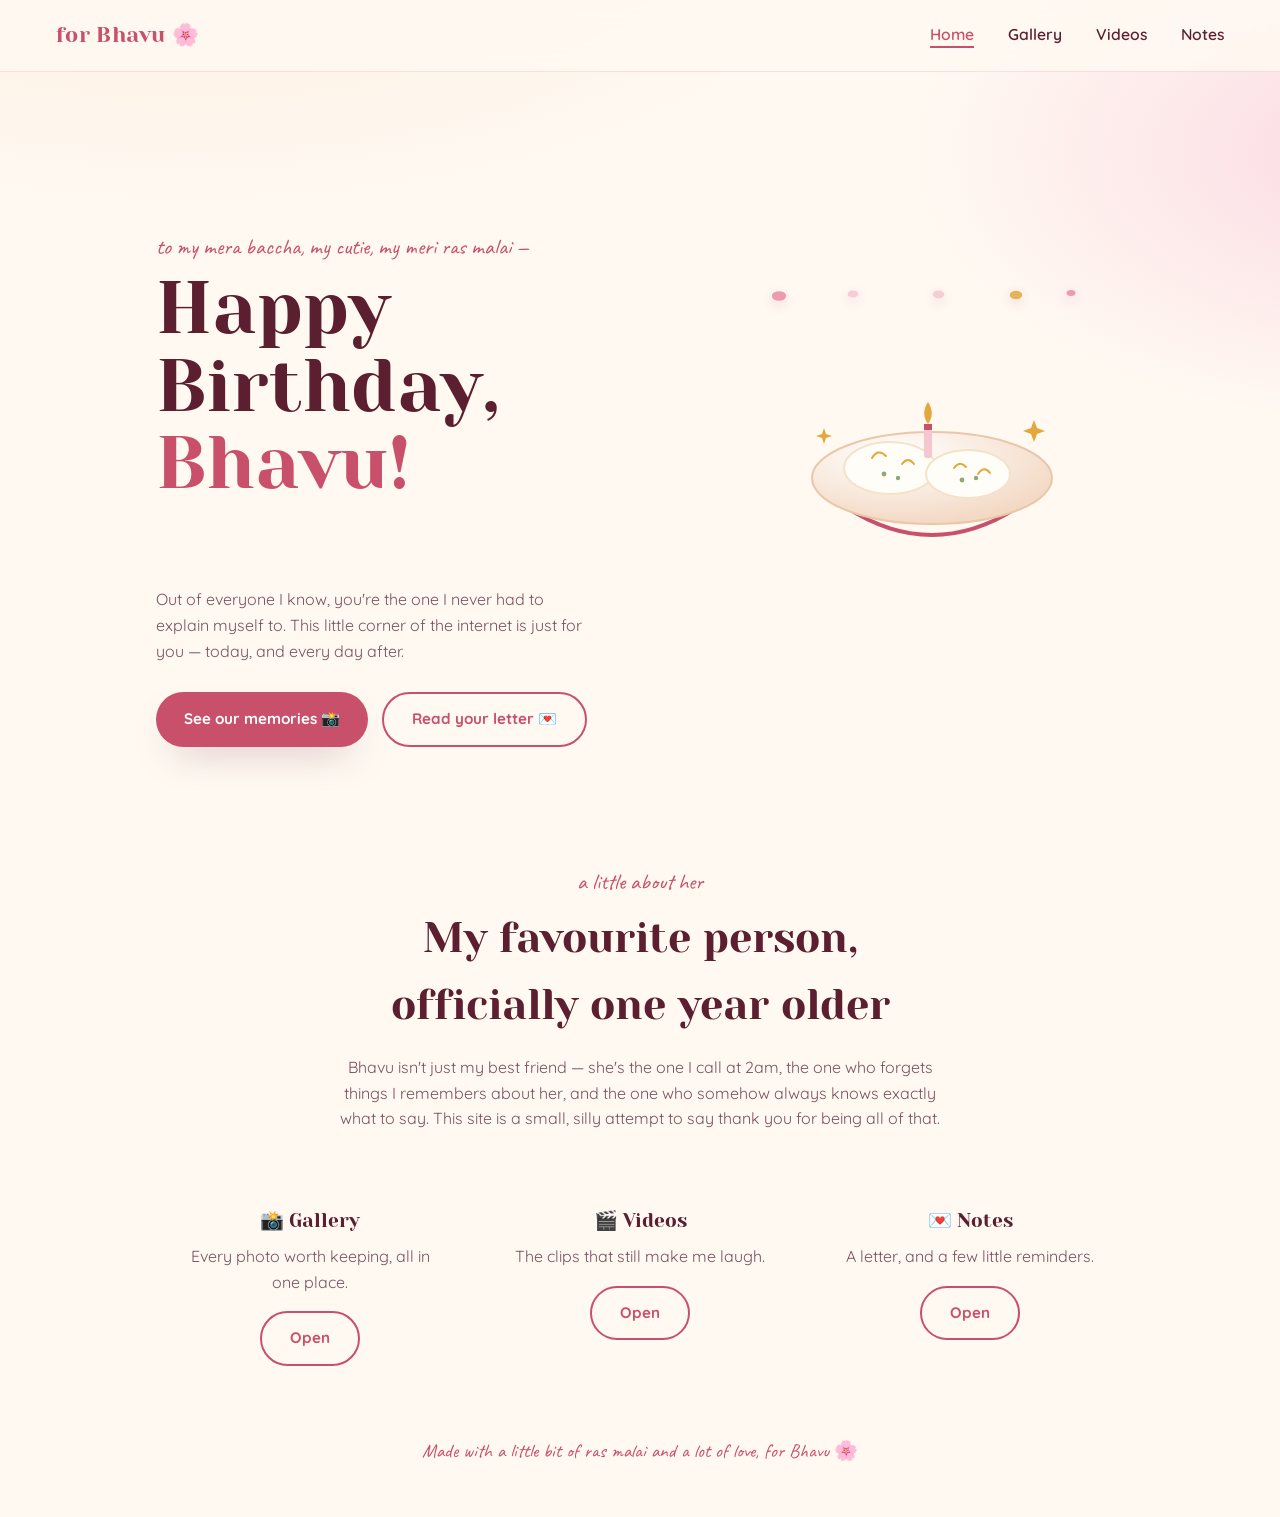
<file: index.html>
<!DOCTYPE html>
<html lang="en">
<head>
<meta charset="UTF-8">
<meta name="viewport" content="width=device-width, initial-scale=1.0">
<title>Happy Birthday, Bhavu 🌸</title>
<link rel="stylesheet" href="style.css">
</head>
<body>

<nav class="site-nav">
  <a href="index.html" class="brand">for Bhavu 🌸</a>
  <ul class="nav-links">
    <li><a href="index.html" class="active">Home</a></li>
    <li><a href="gallery.html">Gallery</a></li>
    <li><a href="videos.html">Videos</a></li>
    <li><a href="notes.html">Notes</a></li>
  </ul>
</nav>

<header class="hero">
  <div class="wrap hero-grid">
    <div>
      <p class="eyebrow">to my mera baccha, my cutie, my meri ras malai —</p>
      <h1>Happy Birthday, <span>Bhavu!</span></h1>
      <p class="nicknames">
        <span class="word" style="animation-delay:0s">mera baccha</span>
        <span class="word" style="animation-delay:2s">cutie</span>
        <span class="word" style="animation-delay:4s">meri ras malai</span>
      </p>
      <p class="muted" style="max-width:44ch">
        Out of everyone I know, you're the one I never had to explain myself to.
        This little corner of the internet is just for you — today, and every day after.
      </p>
      <div class="hero-actions">
        <a href="gallery.html" class="btn">See our memories 📸</a>
        <a href="notes.html" class="btn ghost">Read your letter 💌</a>
      </div>
    </div>

    <div class="bowl-wrap">
      <!-- Signature illustration: a bowl of ras malai with a birthday candle -->
      <svg viewBox="0 0 320 320" width="320" height="320" role="img" aria-label="A bowl of ras malai with a birthday candle">
        <defs>
          <radialGradient id="bowlShine" cx="35%" cy="25%" r="75%">
            <stop offset="0%" stop-color="#ffffff"/>
            <stop offset="100%" stop-color="#F3D9C4"/>
          </radialGradient>
        </defs>

        <!-- bowl -->
        <path d="M40 150 Q160 260 280 150 L265 168 Q160 250 55 168 Z" fill="#C9506A"/>
        <ellipse cx="160" cy="150" rx="120" ry="46" fill="url(#bowlShine)" stroke="#E9C7A9" stroke-width="2"/>

        <!-- two ras malai discs -->
        <ellipse class="glow-pulse" cx="118" cy="140" rx="46" ry="26" fill="#FFFDF7" stroke="#F3E3C8" stroke-width="2"/>
        <ellipse class="glow-pulse" cx="196" cy="146" rx="42" ry="24" fill="#FFFDF7" stroke="#F3E3C8" stroke-width="2"/>

        <!-- saffron strands -->
        <path d="M100 130 q6 -10 14 -2" stroke="#E3A83B" stroke-width="2" fill="none" stroke-linecap="round"/>
        <path d="M130 136 q6 -8 12 0" stroke="#E3A83B" stroke-width="2" fill="none" stroke-linecap="round"/>
        <path d="M182 140 q6 -8 12 -1" stroke="#E3A83B" stroke-width="2" fill="none" stroke-linecap="round"/>
        <path d="M206 146 q6 -9 12 -1" stroke="#E3A83B" stroke-width="2" fill="none" stroke-linecap="round"/>

        <!-- pistachio bits -->
        <circle cx="112" cy="146" r="2.4" fill="#8FA876"/>
        <circle cx="126" cy="150" r="2.2" fill="#8FA876"/>
        <circle cx="190" cy="152" r="2.4" fill="#8FA876"/>
        <circle cx="204" cy="150" r="2.2" fill="#8FA876"/>

        <!-- birthday candle -->
        <rect x="152" y="96" width="8" height="34" rx="3" fill="#F6C6D0"/>
        <rect x="152" y="96" width="8" height="6" fill="#C9506A"/>
        <path class="flame" d="M156 96 C150 88 152 80 156 74 C160 80 162 88 156 96 Z" fill="#E3A83B"/>

        <!-- little sparkles -->
        <g fill="#E3A83B">
          <path d="M262 92 l3 8 8 3 -8 3 -3 8 -3-8 -8-3 8-3 z"/>
          <path d="M52 100 l2 6 6 2 -6 2 -2 6 -2-6 -6-2 6-2 z"/>
        </g>
      </svg>

      <!-- falling petals -->
      <svg class="petal" style="left:8%; width:16px; animation-duration:7s;" viewBox="0 0 20 20"><ellipse cx="10" cy="10" rx="9" ry="6" fill="#E98CA0"/></svg>
      <svg class="petal" style="left:28%; width:12px; animation-duration:9s; animation-delay:1s;" viewBox="0 0 20 20"><ellipse cx="10" cy="10" rx="9" ry="6" fill="#F6C6D0"/></svg>
      <svg class="petal" style="left:70%; width:14px; animation-duration:8s; animation-delay:2.5s;" viewBox="0 0 20 20"><ellipse cx="10" cy="10" rx="9" ry="6" fill="#E3A83B"/></svg>
      <svg class="petal" style="left:85%; width:10px; animation-duration:10s; animation-delay:0.5s;" viewBox="0 0 20 20"><ellipse cx="10" cy="10" rx="9" ry="6" fill="#E98CA0"/></svg>
      <svg class="petal" style="left:50%; width:13px; animation-duration:7.5s; animation-delay:3s;" viewBox="0 0 20 20"><ellipse cx="10" cy="10" rx="9" ry="6" fill="#F6C6D0"/></svg>
    </div>
  </div>
</header>

<section class="wrap">
  <div class="section-head">
    <p class="eyebrow">a little about her</p>
    <h2>My favourite person, officially one year older</h2>
    <p class="muted">
      Bhavu isn't just my best friend — she's the one I call at 2am, the one who
      forgets things I remembers about her, and the one who somehow always
      knows exactly what to say. This site is a small, silly attempt to say
      thank you for being all of that.
    </p>
  </div>

  <div class="grid" style="grid-template-columns: repeat(auto-fit, minmax(220px,1fr)); text-align:center;">
    <div class="card" style="padding:30px 20px; box-shadow:none; background:transparent;">
      <h3 style="font-size:1.2rem;">📸 Gallery</h3>
      <p class="muted">Every photo worth keeping, all in one place.</p>
      <a href="gallery.html" class="btn ghost">Open</a>
    </div>
    <div class="card" style="padding:30px 20px; box-shadow:none; background:transparent;">
      <h3 style="font-size:1.2rem;">🎬 Videos</h3>
      <p class="muted">The clips that still make me laugh.</p>
      <a href="videos.html" class="btn ghost">Open</a>
    </div>
    <div class="card" style="padding:30px 20px; box-shadow:none; background:transparent;">
      <h3 style="font-size:1.2rem;">💌 Notes</h3>
      <p class="muted">A letter, and a few little reminders.</p>
      <a href="notes.html" class="btn ghost">Open</a>
    </div>
  </div>
</section>

<footer>Made with a little bit of ras malai and a lot of love, for Bhavu 🌸</footer>

<script src="script.js"></script>
</body>
</html>
</file>
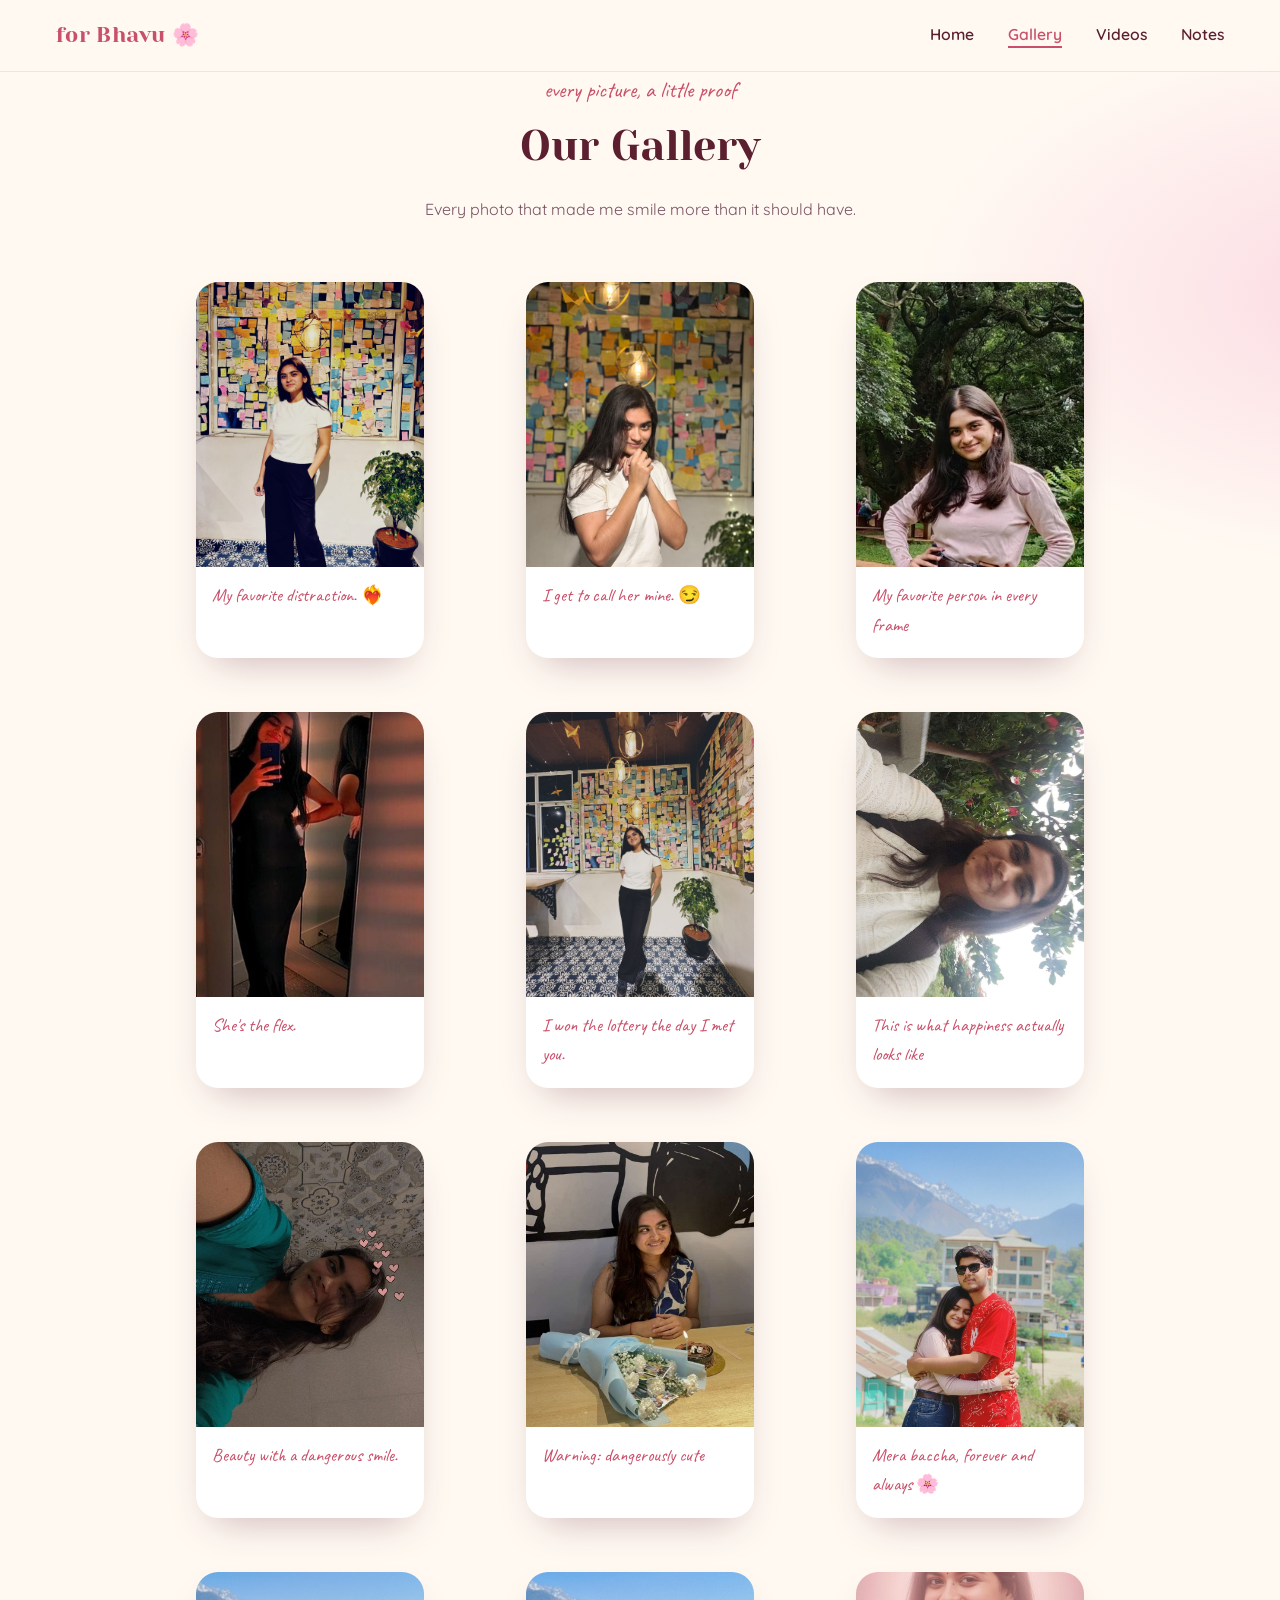
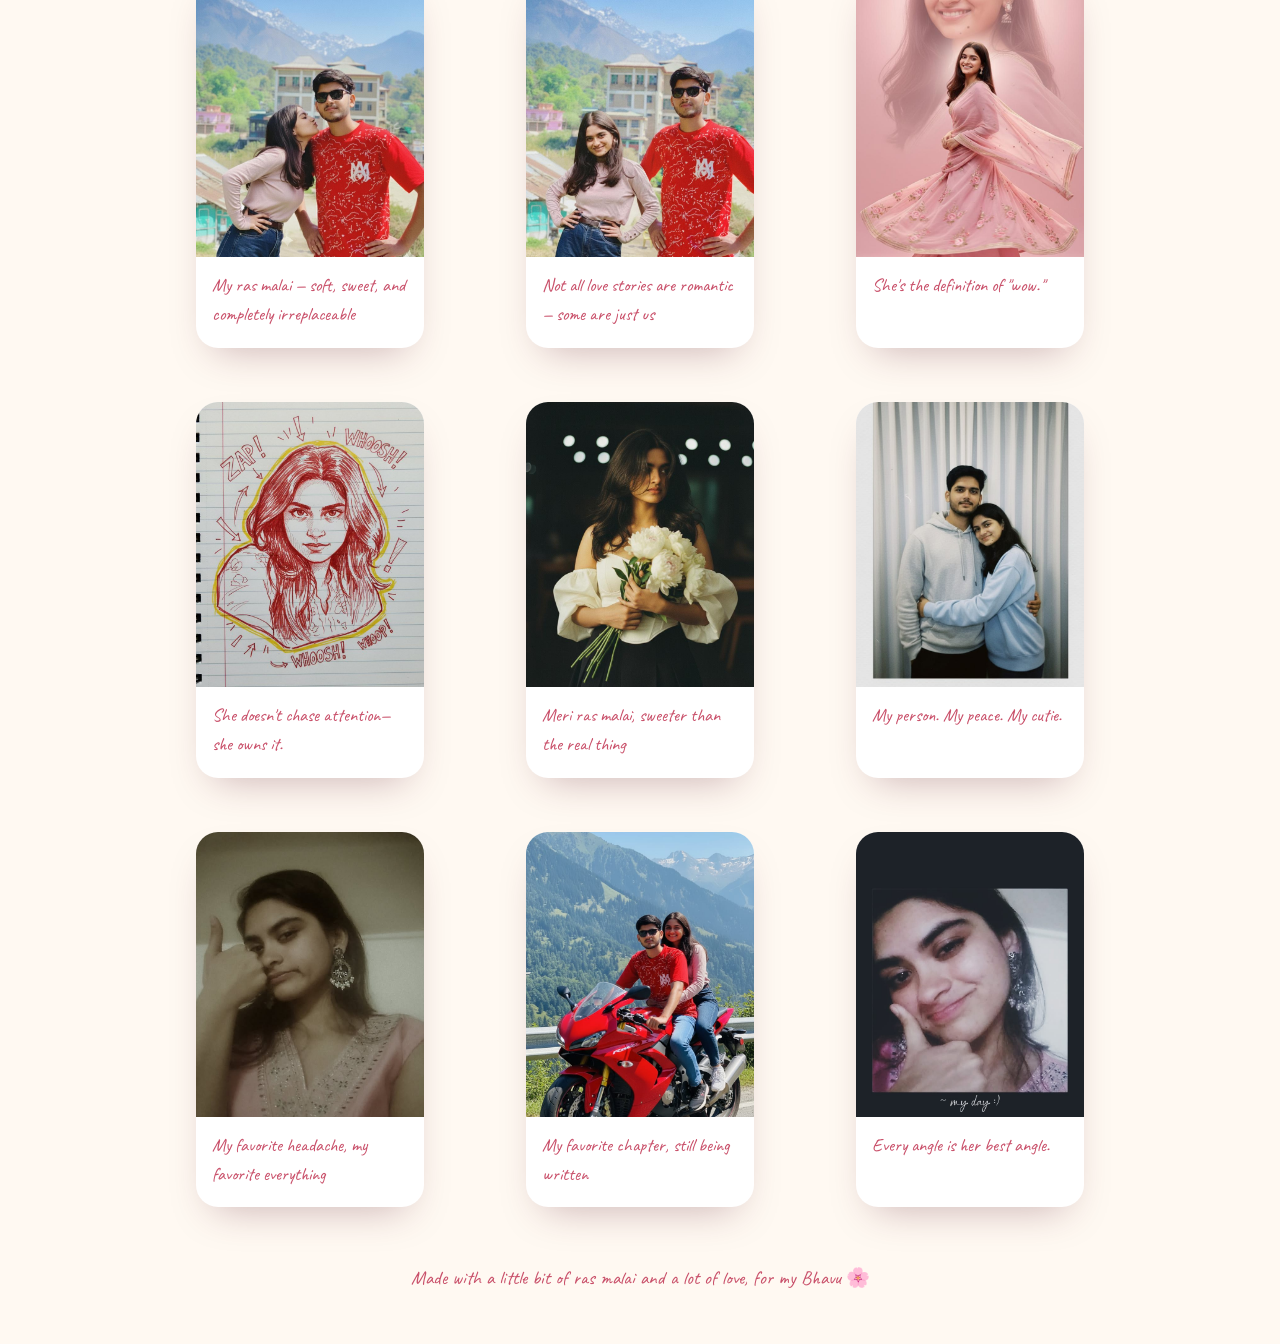
<file: gallery.html>
<!DOCTYPE html>
<html lang="en">
<head>
<meta charset="UTF-8">
<meta name="viewport" content="width=device-width, initial-scale=1.0">
<title>Gallery — for Bhavu</title>
<link rel="stylesheet" href="style.css">
</head>
<body>

<nav class="site-nav">
  <a href="index.html" class="brand">for Bhavu 🌸</a>
  <ul class="nav-links">
    <li><a href="index.html">Home</a></li>
    <li><a href="gallery.html" class="active">Gallery</a></li>
    <li><a href="videos.html">Videos</a></li>
    <li><a href="notes.html">Notes</a></li>
  </ul>
</nav>

<section class="wrap">
  <div class="section-head">
    <p class="eyebrow">every picture, a little proof</p>
    <h2>Our Gallery</h2>
    <p class="muted">Every photo that made me smile more than it should have.</p>
  </div>

  <div id="gallery-grid" class="grid"></div>

  <div id="gallery-empty" class="empty-state" style="display:none;">
    No photos added yet 🌸<br>
    Drop your images into the <code>/images</code> folder, then add them to the
    <code>PHOTOS</code> list at the top of <code>js/script.js</code>, like this:
    <br><br>
    <!-- <code>{ file: "Pic1.jpeg", caption: "That perfect evening" }</code> -->
  </div>
</section>

<footer>Made with a little bit of ras malai and a lot of love, for my Bhavu  🌸</footer>

<div class="lightbox" id="lightbox">
  <button class="lightbox-close" id="lightbox-close" aria-label="Close">&times;</button>
  <div id="lightbox-stage"></div>
</div>

<script src="script.js"></script>
</body>
</html>
</file>
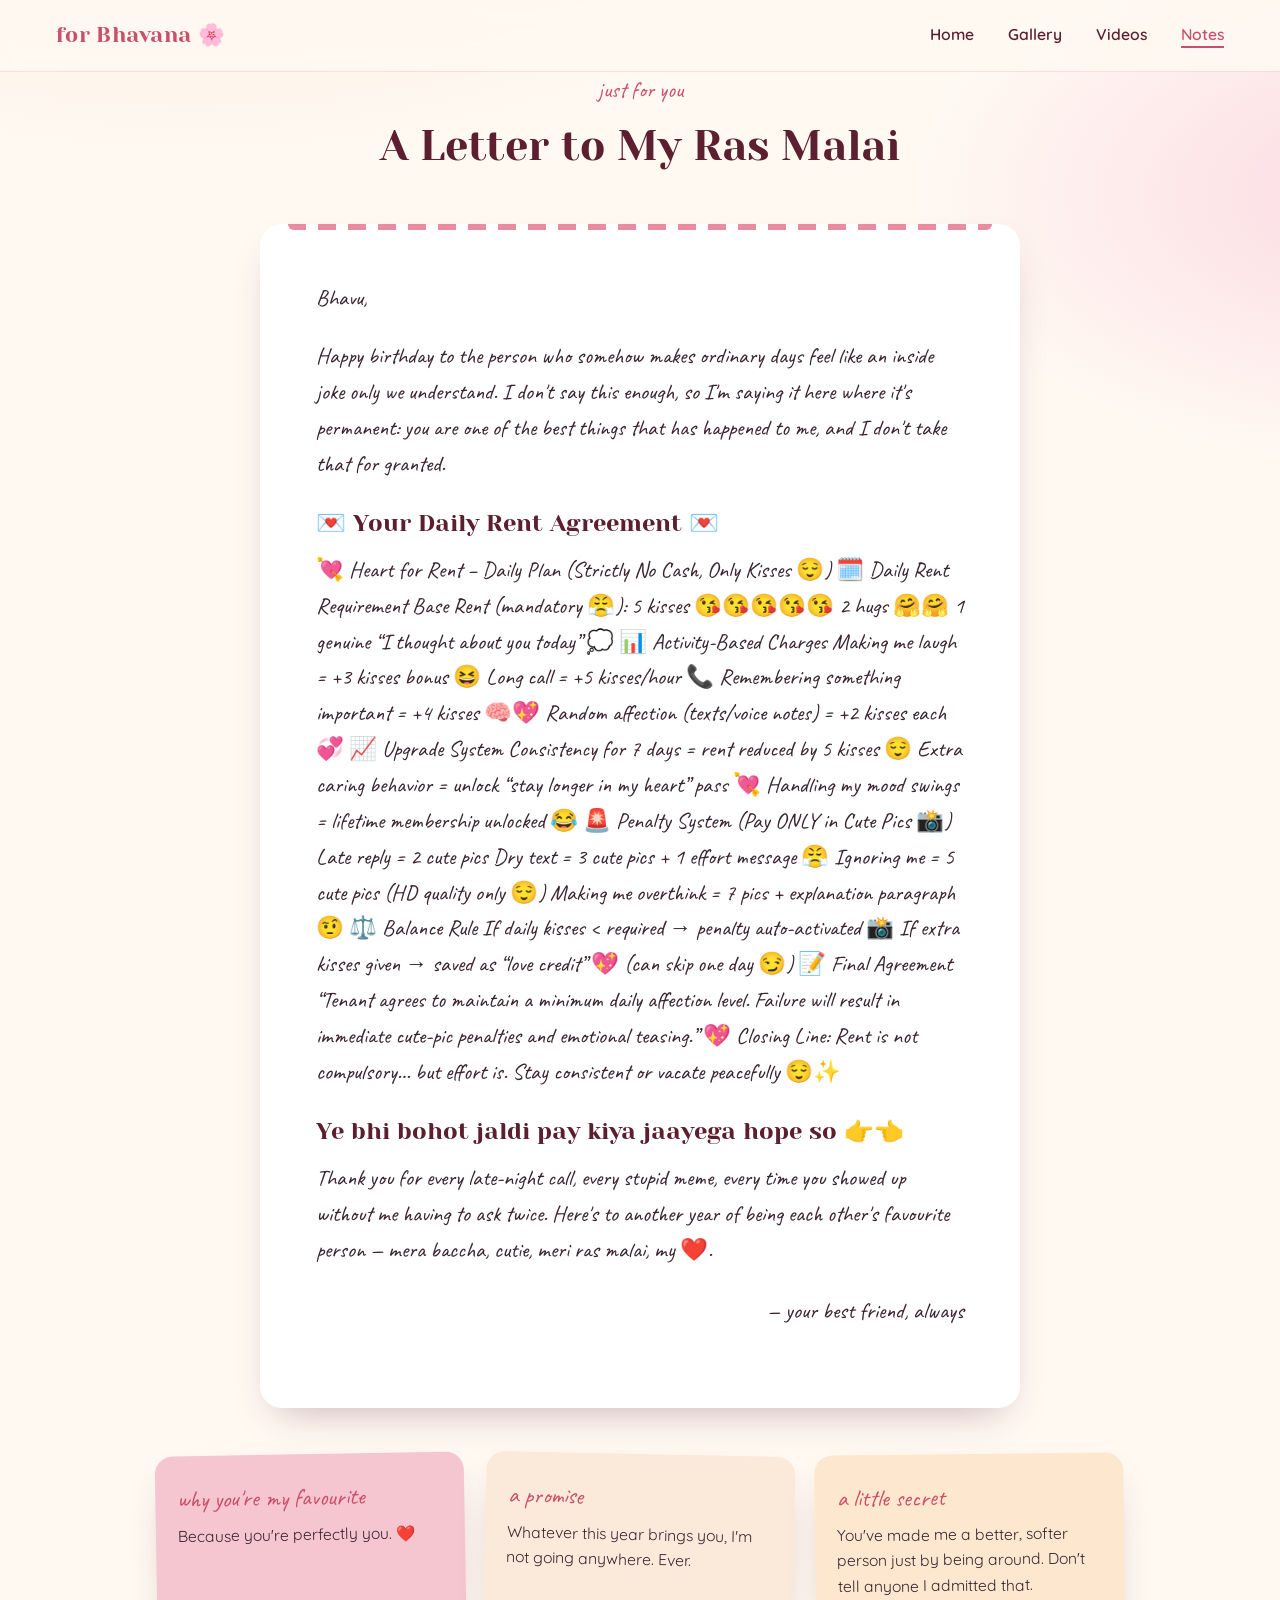
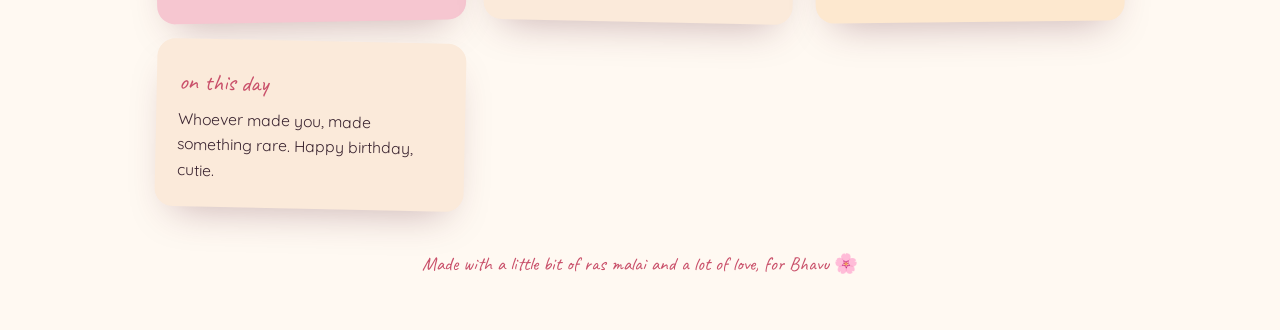
<file: notes.html>
<!DOCTYPE html>
<html lang="en">
<head>
<meta charset="UTF-8">
<meta name="viewport" content="width=device-width, initial-scale=1.0">
<title>Notes — for Bhavana</title>
<link rel="stylesheet" href="style.css">
</head>
<body>

<nav class="site-nav">
  <a href="index.html" class="brand">for Bhavana 🌸</a>
  <ul class="nav-links">
    <li><a href="index.html">Home</a></li>
    <li><a href="gallery.html">Gallery</a></li>
    <li><a href="videos.html">Videos</a></li>
    <li><a href="notes.html" class="active">Notes</a></li>
  </ul>
</nav>

<section class="wrap">
  <div class="section-head">
    <p class="eyebrow">just for you</p>
    <h2>A Letter to My Ras Malai</h2>
  </div>

  <div class="letter">
    <p>Bhavu,</p>
    <p>
      Happy birthday to the person who somehow makes ordinary days feel like
      an inside joke only we understand. I don't say this enough, so I'm
      saying it here where it's permanent: you are one of the best things
      that has happened to me, and I don't take that for granted.
    </p>
    <h1>💌 Your Daily Rent Agreement 💌</h1>
    <p>
      💘 Heart for Rent – Daily Plan (Strictly No Cash, Only Kisses 😌)
      🗓️ Daily Rent Requirement
      Base Rent (mandatory 😤):
      5 kisses 😘😘😘😘😘
      2 hugs 🤗🤗
      1 genuine “I thought about you today” 💭
      📊 Activity-Based Charges
      Making me laugh = +3 kisses bonus 😆
      Long call = +5 kisses/hour 📞
      Remembering something important = +4 kisses 🧠💖
      Random affection (texts/voice notes) = +2 kisses each 💞
      📈 Upgrade System
      Consistency for 7 days = rent reduced by 5 kisses 😌
      Extra caring behavior = unlock “stay longer in my heart” pass 💘
      Handling my mood swings = lifetime membership unlocked 😂
      🚨 Penalty System (Pay ONLY in Cute Pics 📸)
      Late reply = 2 cute pics
      Dry text = 3 cute pics + 1 effort message 😤
      Ignoring me = 5 cute pics (HD quality only 😌)
      Making me overthink = 7 pics + explanation paragraph 🤨
      ⚖️ Balance Rule
      If daily kisses < required → penalty auto-activated 📸
      If extra kisses given → saved as “love credit” 💖 (can skip one day 😏)
      📝 Final Agreement
      “Tenant agrees to maintain a minimum daily affection level.
      Failure will result in immediate cute-pic penalties and emotional teasing.”
      💖 Closing Line:
      Rent is not compulsory… but effort is. Stay consistent or vacate peacefully 😌✨
    </p>
    <h1>Ye bhi bohot jaldi pay kiya jaayega hope so 👉👈</h1>
    <p>
      Thank you for every late-night call, every stupid meme, every time you
      showed up without me having to ask twice. Here's to another year of
      being each other's favourite person — mera baccha, cutie, meri ras malai, my ❤️.
    </p>
    <p class="signoff">— your best friend, always</p>
  </div>

  <div class="note-grid">
    <div class="note-card">
      <h3>why you're my favourite</h3>
      <p>Because you're perfectly you. ❤️</p>
    </div>
    <div class="note-card">
      <h3>a promise</h3>
      <p>Whatever this year brings you, I'm not going anywhere. Ever.</p>
    </div>
    <div class="note-card">
      <h3>a little secret</h3>
      <p>You've made me a better, softer person just by being around. Don't tell anyone I admitted that.</p>
    </div>
    <div class="note-card">
      <h3>on this day</h3>
      <p>Whoever made you, made something rare. Happy birthday, cutie.</p>
    </div>
  </div>

</section>

<footer>Made with a little bit of ras malai and a lot of love, for Bhavu 🌸</footer>

<script src="script.js"></script>
</body>
</html>
</file>
<file: style.css>
@import url('https://fonts.googleapis.com/css2?family=Yeseva+One&family=Quicksand:wght@400;500;600;700&family=Caveat:wght@500;600;700&display=swap');

:root{
  --cream: #FFF9F2;
  --cream-deep: #FBEADA;
  --rose: #E98CA0;
  --rose-soft: #F6C6D0;
  --rose-deep: #C9506A;
  --maroon: #5C1F30;
  --saffron: #E3A83B;
  --pistachio: #8FA876;
  --ink: #3A2430;

  --font-display: 'Yeseva One', serif;
  --font-body: 'Quicksand', sans-serif;
  --font-hand: 'Caveat', cursive;

  --max-w: 1080px;
  --radius: 22px;
  --shadow: 0 18px 40px -18px rgba(92,31,48,0.35);
}

*{ box-sizing: border-box; }

html{ scroll-behavior: smooth; }

body{
  margin: 0;
  font-family: var(--font-body);
  color: var(--ink);
  background:
    radial-gradient(1200px 600px at 15% -10%, var(--cream-deep) 0%, transparent 60%),
    radial-gradient(900px 500px at 110% 10%, #FBD9E2 0%, transparent 55%),
    var(--cream);
  min-height: 100vh;
  line-height: 1.6;
}

img, video{ max-width: 100%; display:block; }

a{ color: inherit; }

/* ---------- Nav ---------- */
.site-nav{
  position: sticky;
  top: 0;
  z-index: 50;
  display: flex;
  align-items: center;
  justify-content: space-between;
  padding: 18px clamp(20px, 5vw, 56px);
  background: rgba(255, 249, 242, 0.82);
  backdrop-filter: blur(10px);
  border-bottom: 1px solid rgba(201, 80, 106, 0.15);
}

.brand{
  font-family: var(--font-display);
  font-size: 1.35rem;
  color: var(--rose-deep);
  text-decoration: none;
  letter-spacing: 0.3px;
}

.nav-links{
  display: flex;
  gap: clamp(14px, 3vw, 34px);
  list-style: none;
  margin: 0;
  padding: 0;
}

.nav-links a{
  text-decoration: none;
  font-weight: 600;
  font-size: 0.98rem;
  color: var(--maroon);
  position: relative;
  padding-bottom: 4px;
}

.nav-links a::after{
  content: "";
  position: absolute;
  left: 0; right: 0; bottom: 0;
  height: 2px;
  background: var(--rose-deep);
  transform: scaleX(0);
  transform-origin: right;
  transition: transform .3s ease;
}

.nav-links a:hover::after,
.nav-links a.active::after{
  transform: scaleX(1);
  transform-origin: left;
}

.nav-links a.active{ color: var(--rose-deep); }

/* ---------- Layout helpers ---------- */
.wrap{
  max-width: var(--max-w);
  margin: 0 auto;
  padding: 0 clamp(20px, 5vw, 56px);
}

section{ padding: clamp(48px, 8vw, 96px) 0; }

.eyebrow{
  font-family: var(--font-hand);
  font-size: 1.4rem;
  color: var(--rose-deep);
  margin: 0 0 6px;
}

h1, h2, h3{
  font-family: var(--font-display);
  color: var(--maroon);
  margin: 0 0 .4em;
  font-weight: 400;
}

h2{ font-size: clamp(1.8rem, 3.6vw, 2.6rem); }

p{ margin: 0 0 1em; }

.muted{ color: #7a5262; }

.btn{
  display: inline-flex;
  align-items: center;
  gap: 8px;
  padding: 13px 28px;
  border-radius: 999px;
  background: var(--rose-deep);
  color: #fff;
  text-decoration: none;
  font-weight: 700;
  font-size: 0.95rem;
  box-shadow: var(--shadow);
  border: none;
  cursor: pointer;
  transition: transform .25s ease, box-shadow .25s ease;
}
.btn:hover{ transform: translateY(-3px); box-shadow: 0 22px 44px -16px rgba(92,31,48,0.45); }

.btn.ghost{
  background: transparent;
  color: var(--rose-deep);
  border: 2px solid var(--rose-deep);
  box-shadow: none;
}

/* ---------- Hero / signature: ras malai bowl ---------- */
.hero{
  position: relative;
  min-height: 88vh;
  display: flex;
  align-items: center;
  overflow: hidden;
  padding-top: clamp(20px, 6vw, 40px);
}

.hero-grid{
  display: grid;
  grid-template-columns: 1.15fr 0.85fr;
  gap: clamp(24px, 5vw, 64px);
  align-items: center;
  width: 100%;
}

@media (max-width: 820px){
  .hero-grid{ grid-template-columns: 1fr; }
  .bowl-wrap{ order: -1; }
}

.nicknames{
  font-family: var(--font-hand);
  font-size: clamp(1.6rem, 3vw, 2.2rem);
  color: var(--rose-deep);
  position: relative;
  height: 1.4em;
  margin: 4px 0 18px;
}

.nicknames .word{
  position: absolute;
  left: 0; top: 0;
  white-space: nowrap;
  opacity: 0;
  animation: nickfade 6s infinite;
}

@keyframes nickfade{
  0%, 3%   { opacity: 0; transform: translateY(6px); }
  8%, 25%  { opacity: 1; transform: translateY(0); }
  30%, 100%{ opacity: 0; transform: translateY(-6px); }
}

.hero h1{
  font-size: clamp(2.6rem, 6.4vw, 4.6rem);
  line-height: 1.05;
  margin: 6px 0 18px;
}

.hero h1 span{ color: var(--rose-deep); }

.hero-actions{
  display: flex;
  flex-wrap: wrap;
  gap: 14px;
  margin-top: 28px;
}

.bowl-wrap{
  position: relative;
  display: flex;
  align-items: center;
  justify-content: center;
}

.petal{
  position: absolute;
  top: -40px;
  opacity: 0.85;
  animation: fall linear infinite;
  filter: drop-shadow(0 4px 6px rgba(201,80,106,0.25));
}

@keyframes fall{
  0%   { transform: translateY(-10%) rotate(0deg); opacity: 0.9; }
  100% { transform: translateY(650%) rotate(340deg); opacity: 0.15; }
}

@media (prefers-reduced-motion: reduce){
  .petal, .nicknames .word, .glow-pulse, .flame{ animation: none !important; }
  html{ scroll-behavior: auto; }
}

.glow-pulse{ animation: pulseGlow 3.2s ease-in-out infinite; }
@keyframes pulseGlow{
  0%, 100% { filter: drop-shadow(0 0 0px rgba(227,168,59,0.0)); }
  50%      { filter: drop-shadow(0 0 14px rgba(227,168,59,0.55)); }
}

.flame{ animation: flicker 1.6s ease-in-out infinite; transform-origin: bottom center; }
@keyframes flicker{
  0%, 100% { transform: scaleY(1) rotate(0deg); }
  30%      { transform: scaleY(1.08) rotate(-2deg); }
  60%      { transform: scaleY(0.94) rotate(2deg); }
}

/* ---------- Cards / grids ---------- */
.section-head{ text-align: center; max-width: 620px; margin: 0 auto 44px; }

.grid{
  display: grid;
  gap: 22px;
  grid-template-columns: repeat(auto-fill, minmax(240px, 1fr));
}

.card{
  background: #fff;
  border-radius: var(--radius);
  overflow: hidden;
  box-shadow: var(--shadow);
  transition: transform .3s ease, box-shadow .3s ease;
  position: relative;
}

.card:hover{ transform: translateY(-6px) rotate(-0.3deg); }

.card .media{
  width: 100%;
  aspect-ratio: 4/5;
  object-fit: cover;
  background: var(--cream-deep);
  cursor: pointer;
}

.card .cap{
  padding: 14px 16px 18px;
  font-family: var(--font-hand);
  font-size: 1.15rem;
  color: var(--rose-deep);
}

.video-card video{
  width: 100%;
  aspect-ratio: 4/5;
  object-fit: cover;
  background: #000;
}

.empty-state{
  text-align: center;
  padding: 56px 24px;
  border: 2px dashed var(--rose-soft);
  border-radius: var(--radius);
  color: #8a6272;
  font-size: 0.98rem;
  background: rgba(255,255,255,0.5);
}
.empty-state code{
  background: var(--cream-deep);
  padding: 2px 8px;
  border-radius: 6px;
  font-size: 0.9em;
}

/* ---------- Lightbox ---------- */
.lightbox{
  position: fixed; inset: 0;
  background: rgba(58, 36, 48, 0.88);
  display: none;
  align-items: center;
  justify-content: center;
  z-index: 100;
  padding: 30px;
}
.lightbox.open{ display: flex; }
.lightbox img, .lightbox video{
  max-height: 88vh;
  max-width: 92vw;
  border-radius: 14px;
  box-shadow: 0 30px 60px rgba(0,0,0,0.5);
}
.lightbox-close{
  position: absolute;
  top: 22px; right: 28px;
  color: #fff;
  font-size: 2rem;
  background: none; border: none;
  cursor: pointer;
  line-height: 1;
}

/* ---------- Notes page ---------- */
.letter{
  background: #fff;
  border-radius: var(--radius);
  box-shadow: var(--shadow);
  padding: clamp(28px, 6vw, 56px);
  max-width: 760px;
  margin: 0 auto;
  position: relative;
}
.letter::before{
  content: "";
  position: absolute;
  top: 0; left: 28px; right: 28px;
  height: 6px;
  background: repeating-linear-gradient(90deg, var(--rose) 0 18px, transparent 18px 30px);
  border-radius: 0 0 8px 8px;
}
.letter p{
  font-family: var(--font-hand);
  font-size: 1.4rem;
  color: var(--ink);
}
.signoff{
  font-family: var(--font-hand);
  font-size: 1.6rem;
  color: var(--rose-deep);
  text-align: right;
  margin-top: 26px;
}

.note-grid{
  display: grid;
  gap: 20px;
  grid-template-columns: repeat(auto-fill, minmax(230px, 1fr));
  margin-top: 46px;
}
.note-card{
  background: var(--rose-soft);
  border-radius: 18px;
  padding: 24px 22px;
  transform: rotate(var(--tilt, -1deg));
  box-shadow: var(--shadow);
}
.note-card:nth-child(2n){ --tilt: 1.2deg; background: var(--cream-deep); }
.note-card:nth-child(3n){ --tilt: -0.6deg; background: #FDE8CF; }
.note-card h3{
  font-family: var(--font-hand);
  font-size: 1.5rem;
  margin-bottom: 6px;
  color: var(--rose-deep);
}
.note-card p{ font-size: 0.98rem; margin: 0; color: var(--ink); }

/* ---------- Footer ---------- */
footer{
  text-align: center;
  padding: 40px 20px 50px;
  font-family: var(--font-hand);
  font-size: 1.2rem;
  color: var(--rose-deep);
}

/* ---------- Focus visibility ---------- */
a:focus-visible, button:focus-visible{
  outline: 3px solid var(--saffron);
  outline-offset: 2px;
}
</file>
